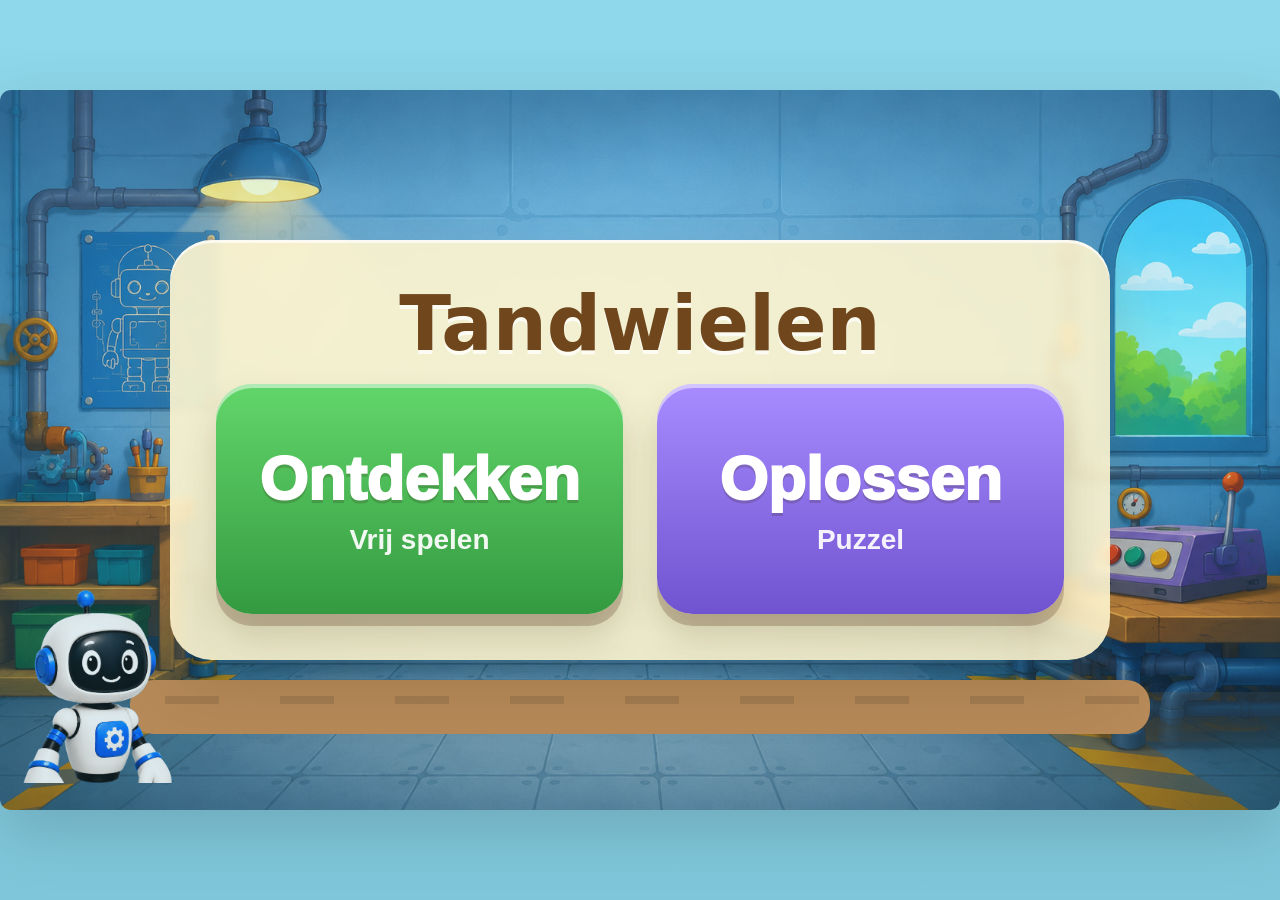
<file: index.html>
<!DOCTYPE html>
<html lang="nl">
<head>
  <meta charset="utf-8" />
  <meta name="viewport" content="width=device-width, initial-scale=1, viewport-fit=cover, user-scalable=no" />
  <title>Tandwielenwerkplaats</title>
  <link rel="stylesheet" href="style.css" />
</head>
<body>
  <main id="app" aria-label="Tandwielenwerkplaats">
    <canvas id="gameCanvas" aria-label="Tandwielspel"></canvas>

    <section id="mainMenu" class="main-menu" aria-label="Hoofdmenu">
      <div class="menu-card">
        <h1>Tandwielen</h1>
        <div class="menu-actions">
          <button id="menuDiscoverBtn" class="menu-choice discover-choice" type="button">
            <span>Ontdekken</span>
            <small>Vrij spelen</small>
          </button>
          <button id="menuSolveBtn" class="menu-choice solve-choice" type="button">
            <span>Oplossen</span>
            <small>Puzzel</small>
          </button>
        </div>
      </div>
    </section>

    <div id="gameHud" class="game-hud" hidden>
      <button id="backBtn" class="hud-button" type="button">Menu</button>
      <div id="levelBadge" class="level-badge" aria-live="polite" hidden></div>
      <button id="resetBtn" class="hud-button" type="button" hidden>Reset</button>
    </div>

    <button id="nextBtn" class="next-button" type="button" hidden>Volgende</button>
    <div id="feedback" class="feedback" aria-live="polite"></div>
  </main>
  <script src="game.js"></script>
</body>
</html>
</file>
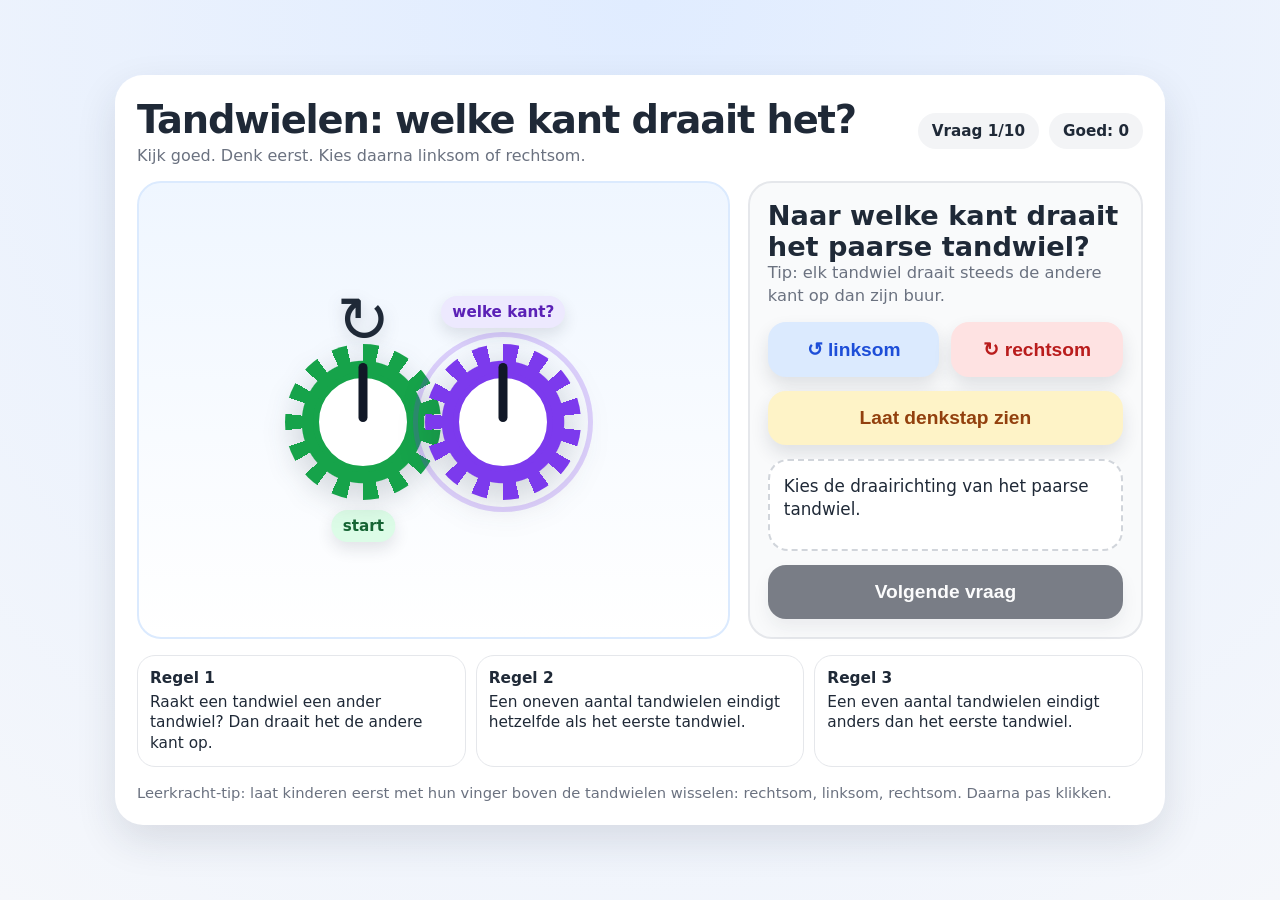
<file: index (19).html>
<!DOCTYPE html>
<html lang="nl">
<head>
  <meta charset="UTF-8" />
  <meta name="viewport" content="width=device-width, initial-scale=1.0" />
  <title>Tandwielen: welke kant draait het?</title>
  <style>
    :root {
      --bg: #f5f7fb;
      --card: #ffffff;
      --ink: #1f2937;
      --muted: #6b7280;
      --blue: #2563eb;
      --green: #16a34a;
      --red: #dc2626;
      --yellow: #facc15;
      --purple: #7c3aed;
      --shadow: 0 16px 40px rgba(31, 41, 55, 0.12);
    }

    * { box-sizing: border-box; }

    body {
      margin: 0;
      min-height: 100vh;
      font-family: system-ui, -apple-system, BlinkMacSystemFont, "Segoe UI", sans-serif;
      background: radial-gradient(circle at top, #e0ecff, var(--bg));
      color: var(--ink);
      display: flex;
      justify-content: center;
      align-items: center;
      padding: 18px;
    }

    .app {
      width: min(1050px, 100%);
      background: var(--card);
      border-radius: 28px;
      box-shadow: var(--shadow);
      padding: 22px;
      display: grid;
      gap: 16px;
    }

    header {
      display: flex;
      justify-content: space-between;
      gap: 16px;
      align-items: center;
      flex-wrap: wrap;
    }

    h1 {
      font-size: clamp(1.55rem, 4vw, 2.4rem);
      margin: 0;
      letter-spacing: -0.03em;
    }

    .subtitle {
      margin: 4px 0 0;
      color: var(--muted);
      font-size: 1rem;
    }

    .scorebox {
      display: flex;
      gap: 10px;
      flex-wrap: wrap;
      align-items: center;
      justify-content: flex-end;
    }

    .pill {
      background: #f3f4f6;
      border-radius: 999px;
      padding: 9px 14px;
      font-weight: 700;
      font-size: 0.95rem;
    }

    .main {
      display: grid;
      grid-template-columns: 1.2fr 0.8fr;
      gap: 18px;
      align-items: stretch;
    }

    @media (max-width: 820px) {
      .main { grid-template-columns: 1fr; }
    }

    .stage {
      background: linear-gradient(180deg, #eff6ff, #ffffff);
      border: 2px solid #dbeafe;
      border-radius: 24px;
      min-height: 430px;
      position: relative;
      overflow: hidden;
      display: flex;
      align-items: center;
      justify-content: center;
      padding: 20px;
    }

    .gear-row {
      display: flex;
      justify-content: center;
      align-items: center;
      gap: 0;
      width: 100%;
      transform: translateY(12px);
    }

    .gear-wrap {
      width: clamp(92px, 16vw, 156px);
      aspect-ratio: 1;
      position: relative;
      margin-left: -8px;
      margin-right: -8px;
    }

    .gear-wrap:first-child { margin-left: 0; }
    .gear-wrap:last-child { margin-right: 0; }

    .gear {
      width: 100%;
      height: 100%;
      position: relative;
      border-radius: 50%;
      background:
        radial-gradient(circle at center, #fff 0 16%, transparent 17%),
        repeating-conic-gradient(from 0deg, currentColor 0deg 12deg, transparent 12deg 24deg),
        radial-gradient(circle at center, currentColor 0 55%, transparent 56%);
      color: var(--blue);
      filter: drop-shadow(0 10px 12px rgba(31,41,55,0.16));
    }

    .gear::before {
      content: "";
      position: absolute;
      inset: 18%;
      border-radius: 50%;
      background: #ffffff;
      border: 6px solid currentColor;
    }

    .gear::after {
      content: "";
      position: absolute;
      left: 50%;
      top: 12%;
      width: 9px;
      height: 38%;
      border-radius: 999px;
      background: #111827;
      transform: translateX(-50%);
      transform-origin: 50% 100%;
    }

    .gear-wrap.target .gear {
      color: var(--purple);
      outline: 5px solid rgba(124, 58, 237, 0.22);
      outline-offset: 7px;
    }

    .gear-wrap.start .gear {
      color: var(--green);
    }

    .start-label,
    .target-label {
      position: absolute;
      left: 50%;
      transform: translateX(-50%);
      white-space: nowrap;
      border-radius: 999px;
      padding: 7px 11px;
      font-weight: 800;
      font-size: clamp(0.78rem, 2vw, 0.95rem);
      box-shadow: 0 7px 16px rgba(31,41,55,0.12);
    }

    .start-label {
      bottom: -42px;
      background: #dcfce7;
      color: #166534;
    }

    .target-label {
      top: -48px;
      background: #ede9fe;
      color: #5b21b6;
    }

    .arrow-big {
      position: absolute;
      top: -56px;
      left: 50%;
      transform: translateX(-50%);
      font-size: clamp(2.4rem, 6vw, 4rem);
      line-height: 1;
      filter: drop-shadow(0 6px 8px rgba(31,41,55,0.18));
    }

    .panel {
      border-radius: 24px;
      background: #f9fafb;
      border: 2px solid #e5e7eb;
      padding: 18px;
      display: flex;
      flex-direction: column;
      gap: 14px;
      justify-content: space-between;
    }

    .question {
      font-size: clamp(1.25rem, 3vw, 1.7rem);
      font-weight: 850;
      line-height: 1.12;
      margin: 0;
    }

    .hint {
      color: var(--muted);
      font-size: 1.02rem;
      margin: 0;
      line-height: 1.4;
    }

    .buttons {
      display: grid;
      grid-template-columns: 1fr 1fr;
      gap: 12px;
    }

    button {
      border: 0;
      border-radius: 18px;
      padding: 16px 14px;
      font-size: 1.2rem;
      font-weight: 850;
      cursor: pointer;
      box-shadow: 0 9px 18px rgba(31,41,55,0.12);
      transition: transform 0.15s ease, box-shadow 0.15s ease, opacity 0.15s ease;
    }

    button:hover { transform: translateY(-2px); }
    button:active { transform: translateY(1px); box-shadow: none; }
    button:disabled { opacity: 0.55; cursor: not-allowed; transform: none; }

    .left { background: #dbeafe; color: #1d4ed8; }
    .right { background: #fee2e2; color: #b91c1c; }
    .next { background: #111827; color: white; width: 100%; }
    .explain { background: #fef3c7; color: #92400e; width: 100%; }

    .feedback {
      min-height: 92px;
      border-radius: 20px;
      background: #ffffff;
      padding: 14px;
      border: 2px dashed #d1d5db;
      font-size: 1.05rem;
      line-height: 1.35;
    }

    .feedback.good {
      border-color: #86efac;
      background: #f0fdf4;
    }

    .feedback.bad {
      border-color: #fca5a5;
      background: #fef2f2;
    }

    .feedback strong { display: block; margin-bottom: 4px; }

    .spin-cw { animation: spinCw 1.5s linear infinite; }
    .spin-ccw { animation: spinCcw 1.5s linear infinite; }

    @keyframes spinCw { to { transform: rotate(360deg); } }
    @keyframes spinCcw { to { transform: rotate(-360deg); } }

    .legend {
      display: grid;
      grid-template-columns: repeat(3, 1fr);
      gap: 10px;
    }

    @media (max-width: 620px) {
      .legend { grid-template-columns: 1fr; }
    }

    .rule {
      border-radius: 18px;
      background: #fff;
      border: 1px solid #e5e7eb;
      padding: 12px;
      font-size: 0.96rem;
      line-height: 1.35;
    }

    .rule b { display: block; margin-bottom: 3px; }

    .teacher-note {
      color: var(--muted);
      font-size: 0.92rem;
      line-height: 1.35;
      margin: 0;
    }
  </style>
</head>
<body>
  <main class="app">
    <header>
      <div>
        <h1>Tandwielen: welke kant draait het?</h1>
        <p class="subtitle">Kijk goed. Denk eerst. Kies daarna linksom of rechtsom.</p>
      </div>
      <div class="scorebox">
        <div class="pill">Vraag <span id="round">1</span>/10</div>
        <div class="pill">Goed: <span id="score">0</span></div>
      </div>
    </header>

    <section class="main">
      <div class="stage" aria-label="Tandwielen speelveld">
        <div class="gear-row" id="gearRow"></div>
      </div>

      <aside class="panel">
        <div>
          <p class="question" id="question">Naar welke kant draait het paarse tandwiel?</p>
          <p class="hint" id="levelHint">Tip: elk tandwiel draait steeds de andere kant op dan zijn buur.</p>
        </div>

        <div class="buttons">
          <button class="left" id="leftBtn" onclick="answer('linksom')">↺ linksom</button>
          <button class="right" id="rightBtn" onclick="answer('rechtsom')">↻ rechtsom</button>
        </div>

        <button class="explain" onclick="showReason()">Laat denkstap zien</button>

        <div class="feedback" id="feedback">
          Kies de draairichting van het paarse tandwiel.
        </div>

        <button class="next" id="nextBtn" onclick="nextPuzzle()" disabled>Volgende vraag</button>
      </aside>
    </section>

    <section class="legend">
      <div class="rule"><b>Regel 1</b>Raakt een tandwiel een ander tandwiel? Dan draait het de andere kant op.</div>
      <div class="rule"><b>Regel 2</b>Een oneven aantal tandwielen eindigt hetzelfde als het eerste tandwiel.</div>
      <div class="rule"><b>Regel 3</b>Een even aantal tandwielen eindigt anders dan het eerste tandwiel.</div>
    </section>

    <p class="teacher-note">Leerkracht-tip: laat kinderen eerst met hun vinger boven de tandwielen wisselen: rechtsom, linksom, rechtsom. Daarna pas klikken.</p>
  </main>

  <script>
    const puzzles = [
      { gears: 2, start: 'rechtsom', targetIndex: 1 },
      { gears: 3, start: 'rechtsom', targetIndex: 2 },
      { gears: 4, start: 'linksom', targetIndex: 3 },
      { gears: 5, start: 'rechtsom', targetIndex: 4 },
      { gears: 3, start: 'linksom', targetIndex: 1 },
      { gears: 4, start: 'rechtsom', targetIndex: 2 },
      { gears: 5, start: 'linksom', targetIndex: 3 },
      { gears: 6, start: 'rechtsom', targetIndex: 5 },
      { gears: 6, start: 'linksom', targetIndex: 4 },
      { gears: 7, start: 'rechtsom', targetIndex: 6 }
    ];

    let index = 0;
    let score = 0;
    let answered = false;

    function directionFor(puzzle, gearIndex) {
      const switches = gearIndex;
      const sameAsStart = switches % 2 === 0;
      if (sameAsStart) return puzzle.start;
      return puzzle.start === 'rechtsom' ? 'linksom' : 'rechtsom';
    }

    function arrowFor(direction) {
      return direction === 'rechtsom' ? '↻' : '↺';
    }

    function spinClass(direction) {
      return direction === 'rechtsom' ? 'spin-cw' : 'spin-ccw';
    }

    function render() {
      const puzzle = puzzles[index];
      const row = document.getElementById('gearRow');
      row.innerHTML = '';

      for (let i = 0; i < puzzle.gears; i++) {
        const dir = directionFor(puzzle, i);
        const wrap = document.createElement('div');
        wrap.className = 'gear-wrap';
        if (i === 0) wrap.classList.add('start');
        if (i === puzzle.targetIndex) wrap.classList.add('target');

        const gear = document.createElement('div');
        gear.className = 'gear';
        gear.dataset.dir = dir;

        if (i === 0) {
          const arrow = document.createElement('div');
          arrow.className = 'arrow-big';
          arrow.textContent = arrowFor(puzzle.start);
          wrap.appendChild(arrow);

          const start = document.createElement('div');
          start.className = 'start-label';
          start.textContent = 'start';
          wrap.appendChild(start);
        }

        if (i === puzzle.targetIndex) {
          const target = document.createElement('div');
          target.className = 'target-label';
          target.textContent = 'welke kant?';
          wrap.appendChild(target);
        }

        wrap.appendChild(gear);
        row.appendChild(wrap);
      }

      document.getElementById('round').textContent = index + 1;
      document.getElementById('score').textContent = score;
      document.getElementById('feedback').className = 'feedback';
      document.getElementById('feedback').textContent = 'Kies de draairichting van het paarse tandwiel.';
      document.getElementById('nextBtn').disabled = true;
      document.getElementById('leftBtn').disabled = false;
      document.getElementById('rightBtn').disabled = false;
      answered = false;
    }

    function answer(choice) {
      if (answered) return;
      answered = true;

      const puzzle = puzzles[index];
      const correct = directionFor(puzzle, puzzle.targetIndex);
      const feedback = document.getElementById('feedback');

      revealSpin();

      if (choice === correct) {
        score++;
        feedback.className = 'feedback good';
        feedback.innerHTML = `<strong>Goed gezien.</strong>Het paarse tandwiel draait ${correct}. Elk tandwiel wisselt van kant.`;
      } else {
        feedback.className = 'feedback bad';
        feedback.innerHTML = `<strong>Nog niet.</strong>Het paarse tandwiel draait ${correct}. Probeer de tandwielen één voor één te volgen.`;
      }

      document.getElementById('score').textContent = score;
      document.getElementById('nextBtn').disabled = false;
      document.getElementById('leftBtn').disabled = true;
      document.getElementById('rightBtn').disabled = true;
    }

    function revealSpin() {
      document.querySelectorAll('.gear').forEach(gear => {
        gear.classList.add(spinClass(gear.dataset.dir));
      });
    }

    function showReason() {
      const puzzle = puzzles[index];
      const steps = [];
      for (let i = 0; i <= puzzle.targetIndex; i++) {
        steps.push(`${i + 1}: ${directionFor(puzzle, i)}`);
      }
      const feedback = document.getElementById('feedback');
      feedback.className = 'feedback';
      feedback.innerHTML = `<strong>Denkstappen</strong>${steps.join(' → ')}. Dus het paarse tandwiel draait ${directionFor(puzzle, puzzle.targetIndex)}.`;
    }

    function nextPuzzle() {
      index++;
      if (index >= puzzles.length) {
        endGame();
      } else {
        render();
      }
    }

    function endGame() {
      document.querySelector('.stage').innerHTML = `<div style="text-align:center; max-width: 520px;"><div style="font-size:5rem;">⚙️</div><h2 style="font-size:2.2rem; margin:0 0 8px;">Klaar!</h2><p style="font-size:1.35rem; line-height:1.35;">Je had ${score} van de ${puzzles.length} goed.</p><p style="color:#6b7280; font-size:1.05rem;">Bespreek samen: wanneer draait het laatste tandwiel hetzelfde als het eerste?</p></div>`;
      document.getElementById('question').textContent = 'Einde van het spel';
      document.getElementById('levelHint').textContent = 'Start opnieuw om nog een keer te oefenen.';
      document.getElementById('feedback').className = 'feedback good';
      document.getElementById('feedback').innerHTML = '<strong>Reflectievraag</strong>Wat gebeurt er als je er één tandwiel tussen zet? En wat als je er twee tussen zet?';
      document.getElementById('leftBtn').disabled = true;
      document.getElementById('rightBtn').disabled = true;
      const next = document.getElementById('nextBtn');
      next.disabled = false;
      next.textContent = 'Opnieuw spelen';
      next.onclick = () => {
        index = 0;
        score = 0;
        next.textContent = 'Volgende vraag';
        next.onclick = nextPuzzle;
        document.querySelector('.stage').innerHTML = '<div class="gear-row" id="gearRow"></div>';
        render();
      };
    }

    render();
  </script>
</body>
</html>
</file>
<file: style.css>
:root{
  --panel:#fff6cf;
  --panel-dark:#d98b38;
  --green:#5abf55;
  --purple:#8560d7;
}
*{ box-sizing:border-box; -webkit-tap-highlight-color:transparent; }
html,body{ margin:0; width:100%; height:100%; overflow:hidden; background:#8fd7ea; font-family:ui-rounded, system-ui, -apple-system, BlinkMacSystemFont, "Segoe UI", sans-serif; touch-action:none; user-select:none; }
#app{ position:fixed; inset:0; display:grid; place-items:center; background:#8fd7ea; isolation:isolate; }
#gameCanvas{ position:relative; z-index:0; width:min(100vw, 177.7778vh); height:min(56.25vw, 100vh); display:block; border-radius:clamp(0px, 1.2vmin, 18px); box-shadow:0 22px 60px rgba(46,66,74,.24); background:#aee7f1; touch-action:none; }
.main-menu{ position:absolute; z-index:30; inset:0; display:grid; place-items:center; padding:24px; background:linear-gradient(180deg, rgba(143,215,234,.20), rgba(55,122,143,.18)); pointer-events:auto; }
.main-menu[hidden]{ display:none !important; pointer-events:none; }
.menu-card{ position:relative; z-index:31; width:min(940px, 92vw); padding:clamp(22px, 4vw, 46px); border-radius:42px; background:rgba(255,246,207,.90); box-shadow:0 24px 60px rgba(83,67,34,.22), inset 0 3px 0 rgba(255,255,255,.72); text-align:center; backdrop-filter:blur(4px); }
.menu-card h1{ margin:0 0 22px; color:#70471c; font-size:clamp(42px, 7vw, 76px); line-height:1; text-shadow:0 4px 0 rgba(255,255,255,.72); }
.menu-actions{ display:grid; grid-template-columns:1fr 1fr; gap:clamp(16px, 3vw, 34px); }
.menu-choice{ position:relative; z-index:32; min-height:clamp(150px, 22vw, 230px); border:0; border-radius:36px; color:white; cursor:pointer; box-shadow:0 12px 0 rgba(91,55,29,.26), 0 22px 36px rgba(83,67,34,.22), inset 0 4px 0 rgba(255,255,255,.50); pointer-events:auto; touch-action:manipulation; }
.menu-choice span{ display:block; font-size:clamp(32px, 5.5vw, 62px); font-weight:1000; text-shadow:0 3px 0 rgba(55,38,20,.20); }
.menu-choice small{ display:block; margin-top:10px; font-size:clamp(18px, 2.6vw, 28px); font-weight:900; opacity:.92; }
.discover-choice{ background:linear-gradient(#62d66a,#349a41); }
.solve-choice{ background:linear-gradient(#a78bff,#7053cf); }
.game-hud{ position:absolute; z-index:20; top:calc(env(safe-area-inset-top, 0px) + 14px); left:50%; transform:translateX(-50%); display:flex; align-items:center; gap:12px; padding:8px; border-radius:999px; background:rgba(255,246,207,.84); box-shadow:0 8px 22px rgba(83,67,34,.18), inset 0 2px 0 rgba(255,255,255,.7); backdrop-filter:blur(4px); }
.game-hud[hidden]{ display:none !important; }
.hud-button,.next-button{ min-width:104px; min-height:50px; border:0; border-radius:999px; font-size:20px; font-weight:1000; color:#70471c; background:linear-gradient(#fff9d9,#ffd889); box-shadow:inset 0 -4px 0 rgba(179,105,30,.22); cursor:pointer; }
.level-badge{ min-width:118px; padding:12px 20px; border-radius:999px; color:white; font-size:21px; font-weight:1000; background:linear-gradient(#ffbd54,#d98226); text-align:center; text-shadow:0 2px 0 rgba(88,54,20,.25); }
.next-button{ position:absolute; z-index:20; left:50%; bottom:calc(env(safe-area-inset-bottom, 0px) + 24px); transform:translateX(-50%); min-width:168px; color:white; background:linear-gradient(#ffbd54,#d98226); box-shadow:0 8px 0 #a95f1d, 0 16px 28px rgba(83,67,34,.22), inset 0 2px 0 rgba(255,255,255,.55); }
.next-button[hidden],.level-badge[hidden],.hud-button[hidden]{ display:none !important; }
.feedback{ position:absolute; z-index:25; top:calc(env(safe-area-inset-top, 0px) + 22px); right:max(24px, calc((100vw - min(100vw, 177.7778vh)) / 2 + 28px)); transform:translateY(-8px) scale(.8); min-width:84px; min-height:84px; display:grid; place-items:center; border-radius:999px; color:white; padding:0 34px; font-size:46px; font-weight:1000; opacity:0; pointer-events:none; background:rgba(91,190,91,.92); box-shadow:0 0 0 12px rgba(255,255,255,.25), 0 18px 32px rgba(50,82,40,.24); transition:opacity .18s ease, transform .18s ease; }
.feedback.show{ opacity:1; transform:translateY(0) scale(1); }
@media (max-width:700px){ .menu-actions{ grid-template-columns:1fr; } .menu-choice{ min-height:118px; } .hud-button,.next-button{ min-width:88px; min-height:44px; font-size:17px; } .level-badge{ font-size:17px; min-width:94px; } }
</file>
